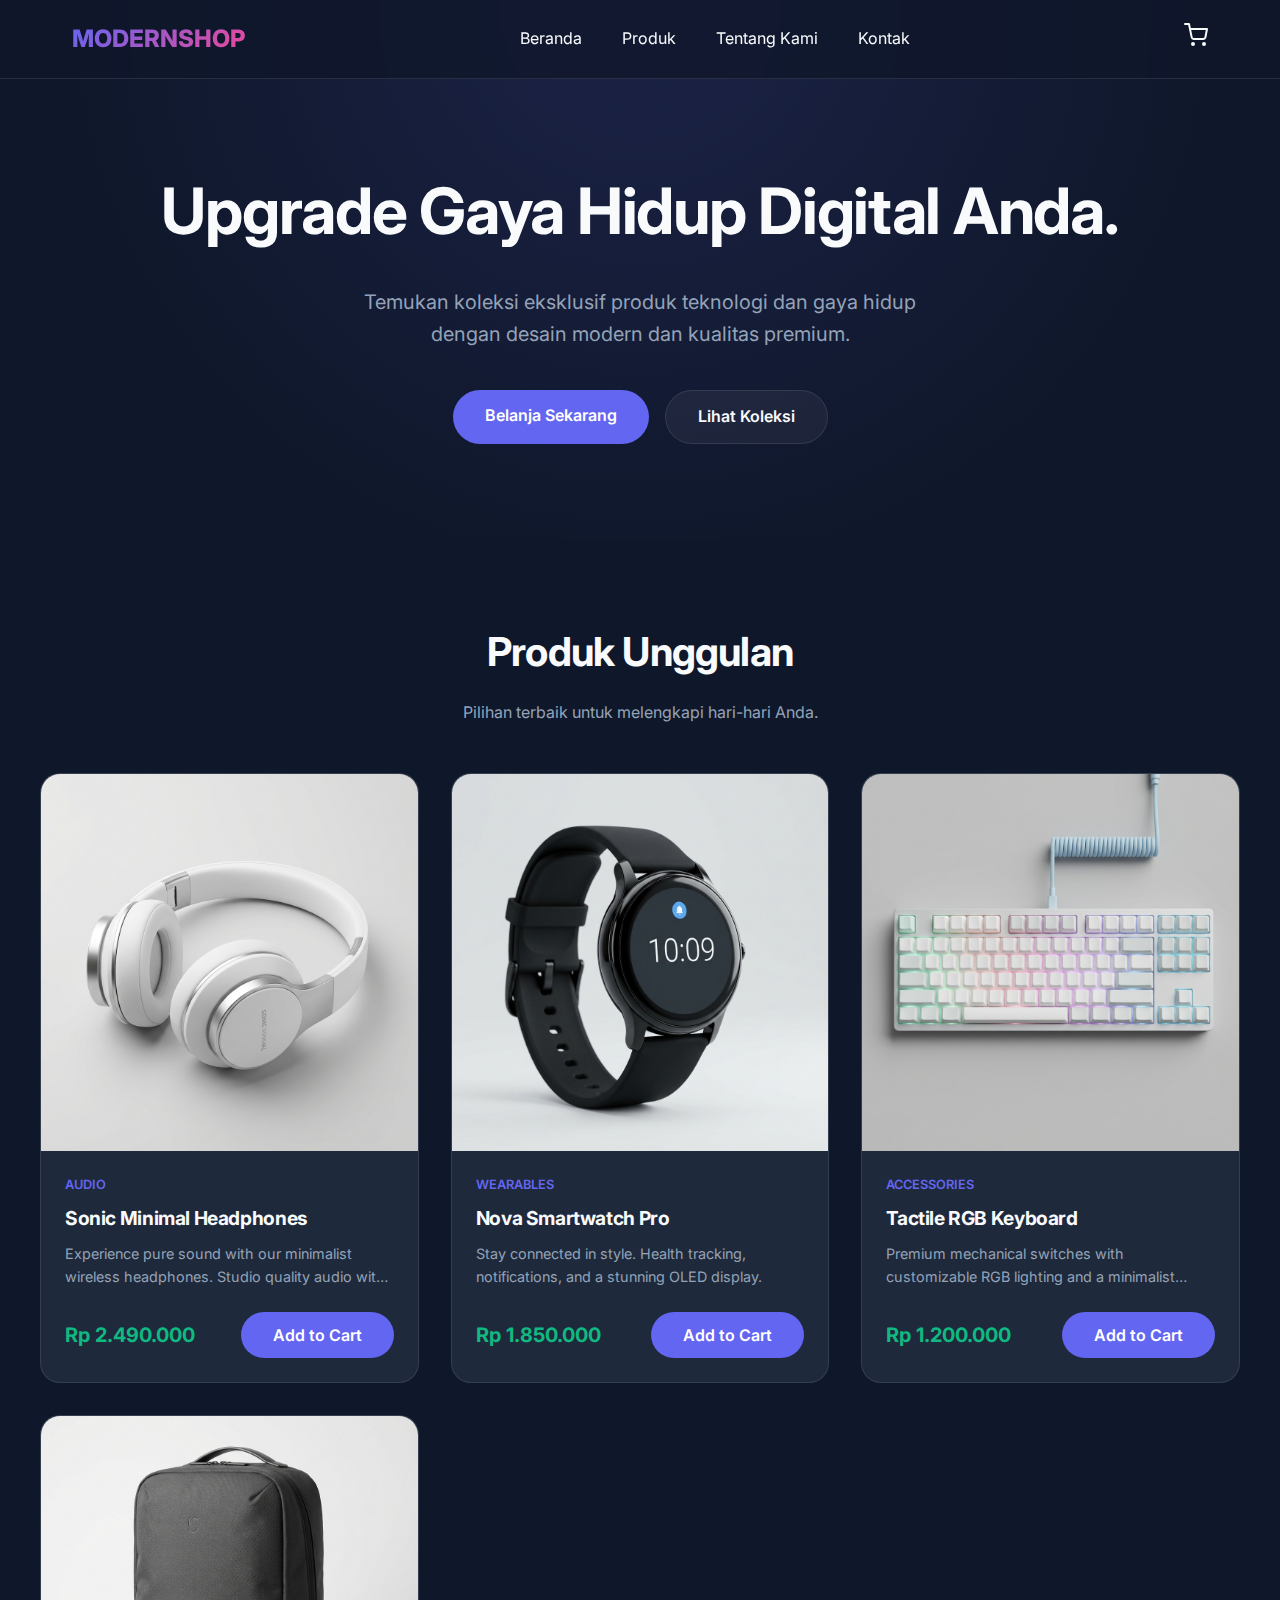
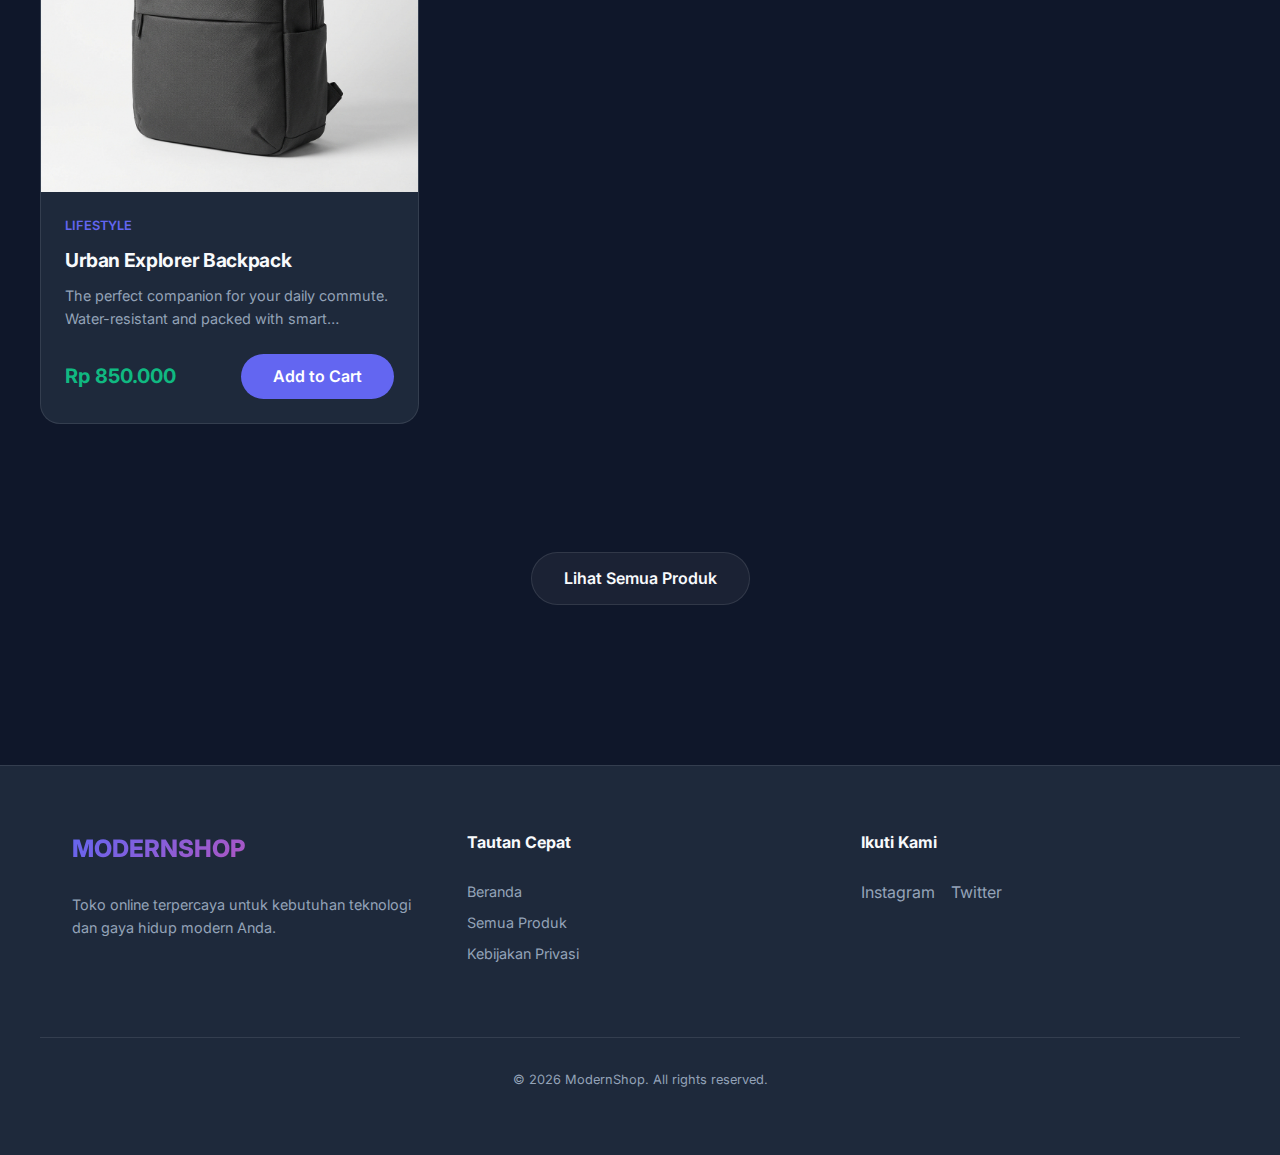
<file: index.html>
<!DOCTYPE html>
<html lang="id">
  <head>
    <meta charset="UTF-8" />
    <meta name="viewport" content="width=device-width, initial-scale=1.0" />
    <title>ModernShop | Premium Tech & Lifestyle</title>
    <link rel="stylesheet" href="css/style.css" />
  </head>
  <body>
    <nav>
      <div class="container">
        <a href="index.html" class="logo">MODERNSHOP</a>
        <div class="nav-links">
          <a href="index.html">Beranda</a>
          <a href="products.html">Produk</a>
          <a href="about.html">Tentang Kami</a>
          <a href="contact.html">Kontak</a>
        </div>
        <div class="cart-icon">
          <a href="cart.html">
            <svg
              width="24"
              height="24"
              viewBox="0 0 24 24"
              fill="none"
              stroke="currentColor"
              stroke-width="2"
              stroke-linecap="round"
              stroke-linejoin="round"
            >
              <circle cx="9" cy="21" r="1"></circle>
              <circle cx="20" cy="21" r="1"></circle>
              <path
                d="M1 1h4l2.68 13.39a2 2 0 0 0 2 1.61h9.72a2 2 0 0 0 2-1.61L23 6H6"
              ></path>
            </svg>
            <span class="cart-badge">0</span>
          </a>
        </div>
      </div>
    </nav>

    <header class="hero">
      <div class="container">
        <h1>Upgrade Gaya Hidup Digital Anda.</h1>
        <p>
          Temukan koleksi eksklusif produk teknologi dan gaya hidup dengan
          desain modern dan kualitas premium.
        </p>
        <div style="display: flex; gap: 1rem; justify-content: center">
          <a href="products.html" class="btn btn-primary">Belanja Sekarang</a>
          <a href="#featured" class="btn btn-outline">Lihat Koleksi</a>
        </div>
      </div>
    </header>

    <section id="featured" class="container" style="padding: 5rem 0">
      <div class="section-title">
        <h2 style="font-size: 2.5rem; margin-bottom: 1rem">Produk Unggulan</h2>
        <p style="color: var(--text-muted)">
          Pilihan terbaik untuk melengkapi hari-hari Anda.
        </p>
      </div>
      <div class="product-grid" data-featured="true">
        <!-- Products will be injected by main.js -->
      </div>
      <div style="text-align: center; margin-top: 3rem">
        <a href="products.html" class="btn btn-outline">Lihat Semua Produk</a>
      </div>
    </section>

    <footer
      style="
        background: var(--bg-card);
        padding: 4rem 0;
        margin-top: 5rem;
        border-top: 1px solid var(--glass-border);
      "
    >
      <div
        class="container"
        style="
          display: grid;
          grid-template-columns: repeat(auto-fit, minmax(200px, 1fr));
          gap: 3rem;
        "
      >
        <div>
          <a href="#" class="logo" style="margin-bottom: 1.5rem; display: block"
            >MODERNSHOP</a
          >
          <p style="color: var(--text-muted); font-size: 0.9rem">
            Toko online terpercaya untuk kebutuhan teknologi dan gaya hidup
            modern Anda.
          </p>
        </div>
        <div>
          <h4 style="margin-bottom: 1.5rem">Tautan Cepat</h4>
          <ul
            style="
              list-style: none;
              color: var(--text-muted);
              font-size: 0.9rem;
            "
          >
            <li style="margin-bottom: 0.5rem">
              <a href="index.html">Beranda</a>
            </li>
            <li style="margin-bottom: 0.5rem">
              <a href="products.html">Semua Produk</a>
            </li>
            <li style="margin-bottom: 0.5rem">
              <a href="#">Kebijakan Privasi</a>
            </li>
          </ul>
        </div>
        <div>
          <h4 style="margin-bottom: 1.5rem">Ikuti Kami</h4>
          <div style="display: flex; gap: 1rem">
            <a href="#" style="color: var(--text-muted)">Instagram</a>
            <a href="#" style="color: var(--text-muted)">Twitter</a>
          </div>
        </div>
      </div>
      <div
        class="container"
        style="
          margin-top: 4rem;
          padding-top: 2rem;
          border-top: 1px solid var(--glass-border);
          text-align: center;
          color: var(--text-muted);
          font-size: 0.8rem;
        "
      >
        © 2026 ModernShop. All rights reserved.
      </div>
    </footer>

    <script src="js/products.js"></script>
    <script src="js/main.js"></script>
  </body>
</html>
</file>
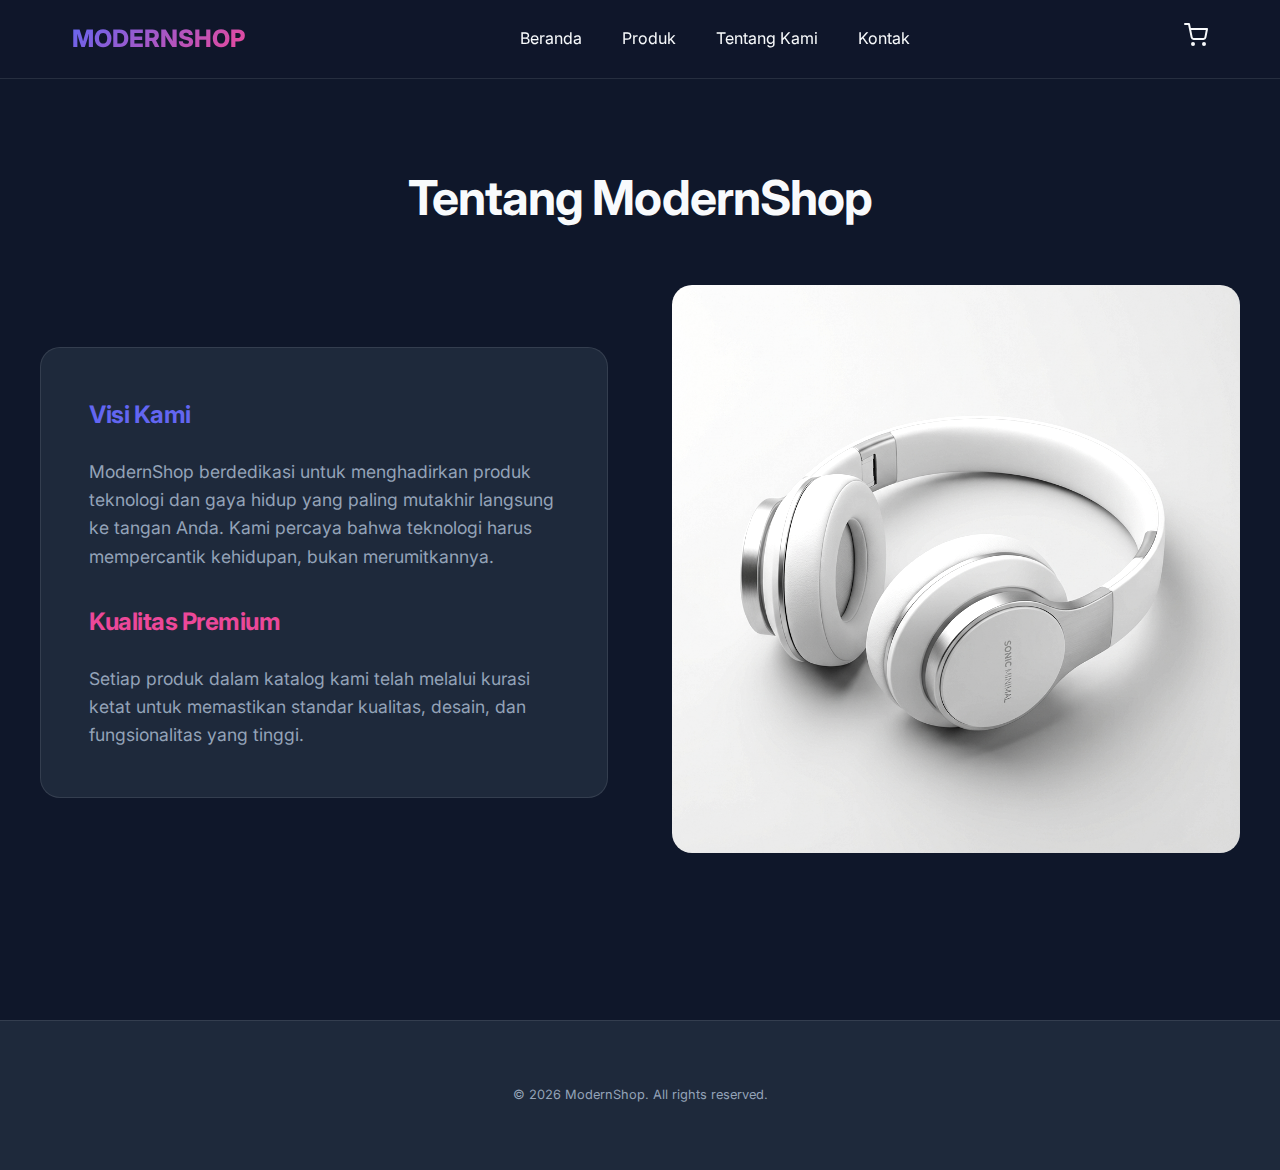
<file: about.html>
<!DOCTYPE html>
<html lang="id">
<head>
    <meta charset="UTF-8">
    <meta name="viewport" content="width=device-width, initial-scale=1.0">
    <title>Tentang Kami | ModernShop</title>
    <link rel="stylesheet" href="css/style.css">
</head>
<body>
    <nav>
        <div class="container">
            <a href="index.html" class="logo">MODERNSHOP</a>
            <div class="nav-links">
                <a href="index.html">Beranda</a>
                <a href="products.html">Produk</a>
                <a href="about.html">Tentang Kami</a>
                <a href="contact.html">Kontak</a>
            </div>
            <div class="cart-icon">
                <a href="cart.html">
                    <svg width="24" height="24" viewBox="0 0 24 24" fill="none" stroke="currentColor" stroke-width="2" stroke-linecap="round" stroke-linejoin="round"><circle cx="9" cy="21" r="1"></circle><circle cx="20" cy="21" r="1"></circle><path d="M1 1h4l2.68 13.39a2 2 0 0 0 2 1.61h9.72a2 2 0 0 0 2-1.61L23 6H6"></path></svg>
                    <span class="cart-badge">0</span>
                </a>
            </div>
        </div>
    </nav>

    <main class="container" style="padding: 10rem 0 5rem;">
        <div class="section-title">
            <h1 style="font-size: 3rem; margin-bottom: 2rem;">Tentang ModernShop</h1>
        </div>
        
        <div style="display: grid; grid-template-columns: 1fr 1fr; gap: 4rem; align-items: center;">
            <div style="background: var(--bg-card); padding: 3rem; border-radius: 20px; border: 1px solid var(--glass-border);">
                <h2 style="color: var(--primary); margin-bottom: 1.5rem;">Visi Kami</h2>
                <p style="color: var(--text-muted); margin-bottom: 2rem; font-size: 1.1rem;">
                    ModernShop berdedikasi untuk menghadirkan produk teknologi dan gaya hidup yang paling mutakhir langsung ke tangan Anda. Kami percaya bahwa teknologi harus mempercantik kehidupan, bukan merumitkannya.
                </p>
                <h2 style="color: var(--secondary); margin-bottom: 1.5rem;">Kualitas Premium</h2>
                <p style="color: var(--text-muted); font-size: 1.1rem;">
                    Setiap produk dalam katalog kami telah melalui kurasi ketat untuk memastikan standar kualitas, desain, dan fungsionalitas yang tinggi.
                </p>
            </div>
            <div>
                <img src="assets/images/headphones.png" alt="Tentang Kami" style="width: 100%; border-radius: 20px; filter: grayscale(0.5) contrast(1.2);">
            </div>
        </div>
    </main>

    <footer style="background: var(--bg-card); padding: 4rem 0; margin-top: 5rem; border-top: 1px solid var(--glass-border);">
        <div class="container" style="text-align: center; color: var(--text-muted); font-size: 0.8rem;">
            © 2026 ModernShop. All rights reserved.
        </div>
    </footer>

    <script src="js/products.js"></script>
    <script src="js/main.js"></script>
</body>
</html>
</file>
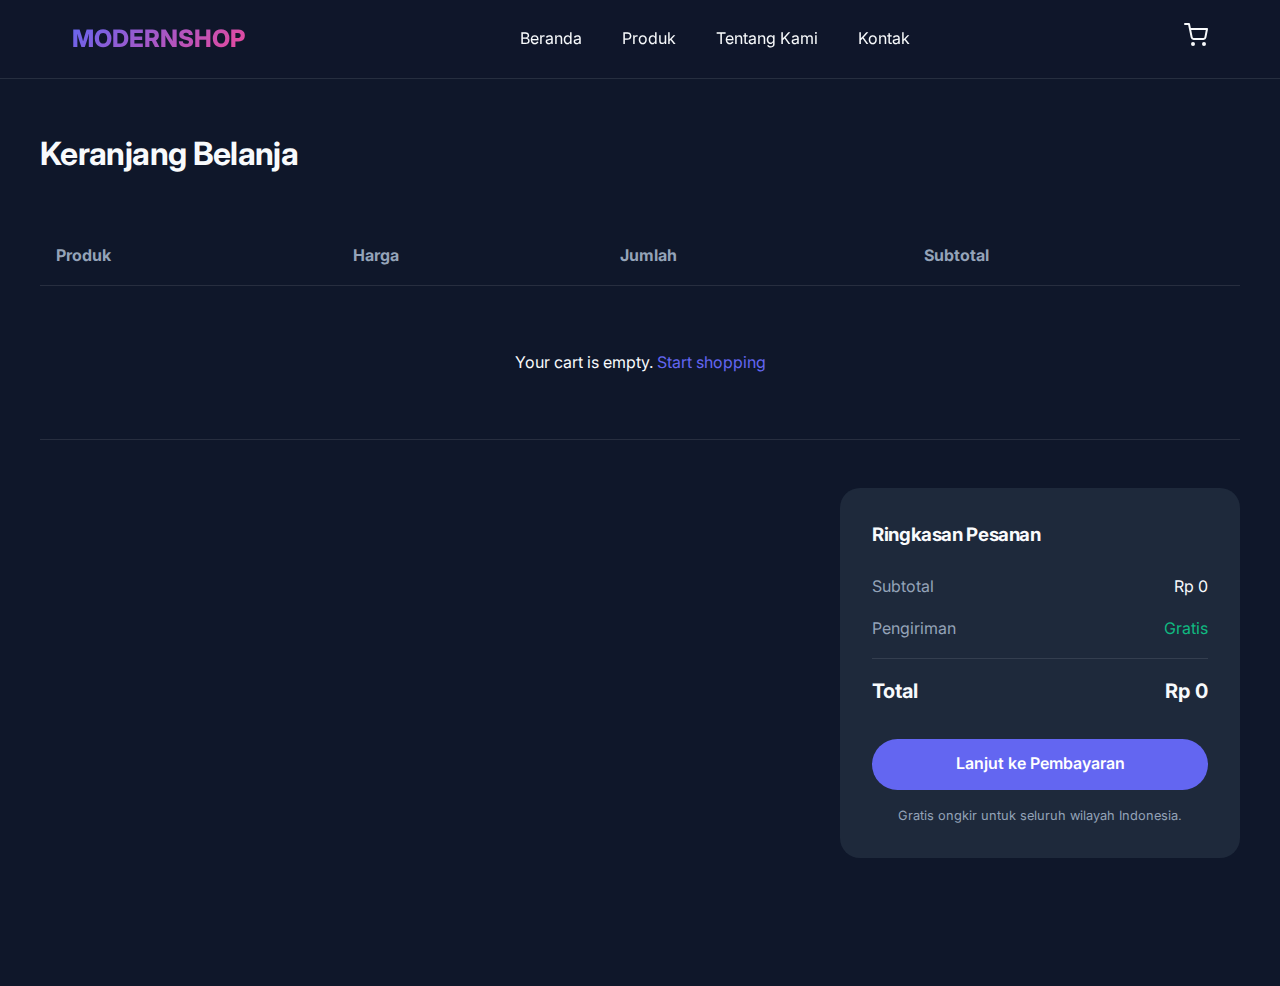
<file: cart.html>
<!DOCTYPE html>
<html lang="id">
<head>
    <meta charset="UTF-8">
    <meta name="viewport" content="width=device-width, initial-scale=1.0">
    <title>Keranjang Belanja | ModernShop</title>
    <link rel="stylesheet" href="css/style.css">
</head>
<body>
    <nav>
        <div class="container">
            <a href="index.html" class="logo">MODERNSHOP</a>
            <div class="nav-links">
                <a href="index.html">Beranda</a>
                <a href="products.html">Produk</a>
                <a href="about.html">Tentang Kami</a>
                <a href="contact.html">Kontak</a>
            </div>
            <div class="cart-icon">
                <a href="cart.html">
                    <svg width="24" height="24" viewBox="0 0 24 24" fill="none" stroke="currentColor" stroke-width="2" stroke-linecap="round" stroke-linejoin="round"><circle cx="9" cy="21" r="1"></circle><circle cx="20" cy="21" r="1"></circle><path d="M1 1h4l2.68 13.39a2 2 0 0 0 2 1.61h9.72a2 2 0 0 0 2-1.61L23 6H6"></path></svg>
                    <span class="cart-badge">0</span>
                </a>
            </div>
        </div>
    </nav>

    <main class="container cart-container">
        <h1 style="margin-bottom: 3rem;">Keranjang Belanja</h1>
        
        <div style="overflow-x: auto;">
            <table class="cart-table">
                <thead>
                    <tr>
                        <th>Produk</th>
                        <th>Harga</th>
                        <th>Jumlah</th>
                        <th>Subtotal</th>
                    </tr>
                </thead>
                <tbody class="cart-items-body">
                    <!-- Cart items will be injected by main.js -->
                </tbody>
            </table>
        </div>

        <div class="cart-summary">
            <h3 style="margin-bottom: 1.5rem;">Ringkasan Pesanan</h3>
            <div style="display: flex; justify-content: space-between; margin-bottom: 1rem;">
                <span style="color: var(--text-muted);">Subtotal</span>
                <span id="cart-subtotal">Rp 0</span>
            </div>
            <div style="display: flex; justify-content: space-between; margin-bottom: 1rem;">
                <span style="color: var(--text-muted);">Pengiriman</span>
                <span style="color: var(--success);">Gratis</span>
            </div>
            <div style="display: flex; justify-content: space-between; margin-bottom: 2rem; padding-top: 1rem; border-top: 1px solid var(--glass-border); font-size: 1.25rem; font-weight: 700;">
                <span>Total</span>
                <span id="cart-total">Rp 0</span>
            </div>
            <a href="checkout.html" class="btn btn-primary" style="width: 100%; text-align: center;">Lanjut ke Pembayaran</a>
            <p style="text-align: center; margin-top: 1rem; font-size: 0.8rem; color: var(--text-muted);">Gratis ongkir untuk seluruh wilayah Indonesia.</p>
        </div>
    </main>

    <script src="js/products.js"></script>
    <script src="js/main.js"></script>
</body>
</html>
</file>
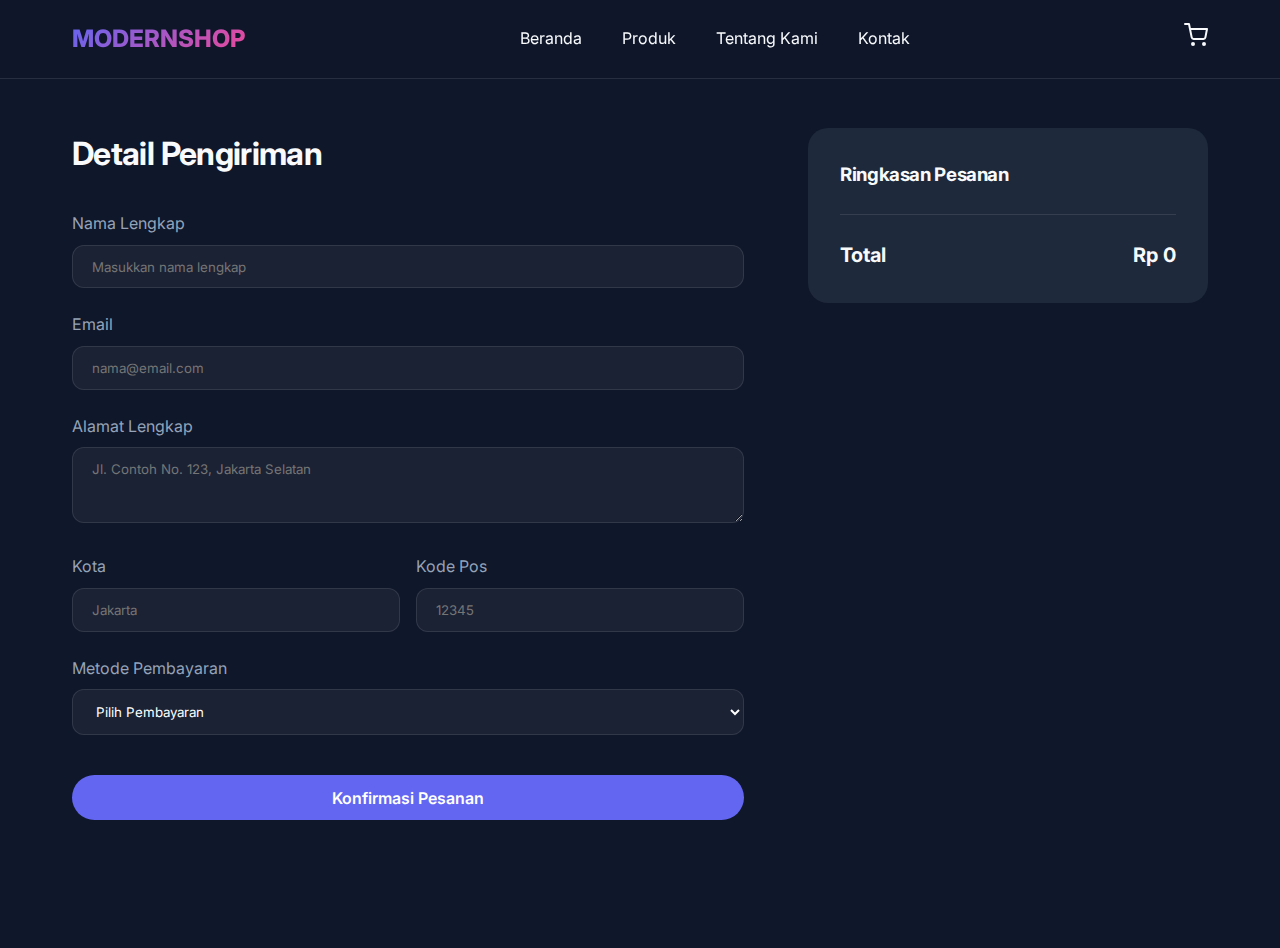
<file: checkout.html>
<!DOCTYPE html>
<html lang="id">
<head>
    <meta charset="UTF-8">
    <meta name="viewport" content="width=device-width, initial-scale=1.0">
    <title>Checkout | ModernShop</title>
    <link rel="stylesheet" href="css/style.css">
</head>
<body>
    <nav>
        <div class="container">
            <a href="index.html" class="logo">MODERNSHOP</a>
            <div class="nav-links">
                <a href="index.html">Beranda</a>
                <a href="products.html">Produk</a>
                <a href="about.html">Tentang Kami</a>
                <a href="contact.html">Kontak</a>
            </div>
            <div class="cart-icon">
                <a href="cart.html">
                    <svg width="24" height="24" viewBox="0 0 24 24" fill="none" stroke="currentColor" stroke-width="2" stroke-linecap="round" stroke-linejoin="round"><circle cx="9" cy="21" r="1"></circle><circle cx="20" cy="21" r="1"></circle><path d="M1 1h4l2.68 13.39a2 2 0 0 0 2 1.61h9.72a2 2 0 0 0 2-1.61L23 6H6"></path></svg>
                    <span class="cart-badge">0</span>
                </a>
            </div>
        </div>
    </nav>

    <main class="container">
        <div class="checkout-grid">
            <section>
                <h1 style="margin-bottom: 2rem;">Detail Pengiriman</h1>
                <form id="checkout-form">
                    <div class="form-group">
                        <label for="name">Nama Lengkap</label>
                        <input type="text" id="name" required placeholder="Masukkan nama lengkap">
                    </div>
                    <div class="form-group">
                        <label for="email">Email</label>
                        <input type="email" id="email" required placeholder="nama@email.com">
                    </div>
                    <div class="form-group">
                        <label for="address">Alamat Lengkap</label>
                        <textarea id="address" rows="3" required placeholder="Jl. Contoh No. 123, Jakarta Selatan"></textarea>
                    </div>
                    <div style="display: grid; grid-template-columns: 1fr 1fr; gap: 1rem;">
                        <div class="form-group">
                            <label for="city">Kota</label>
                            <input type="text" id="city" required placeholder="Jakarta">
                        </div>
                        <div class="form-group">
                            <label for="zip">Kode Pos</label>
                            <input type="text" id="zip" required placeholder="12345">
                        </div>
                    </div>
                    <div class="form-group">
                        <label for="payment">Metode Pembayaran</label>
                        <select id="payment" required>
                            <option value="">Pilih Pembayaran</option>
                            <option value="transfer">Transfer Bank (BCA/Mandiri)</option>
                            <option value="e-wallet">E-Wallet (GoPay/OVO)</option>
                            <option value="cod">Bayar di Tempat (COD)</option>
                        </select>
                    </div>
                    <button type="submit" class="btn btn-primary" style="width: 100%; margin-top: 1rem;">Konfirmasi Pesanan</button>
                </form>
            </section>

            <aside>
                <div class="cart-summary" style="max-width: none;">
                    <h3 style="margin-bottom: 1.5rem;">Ringkasan Pesanan</h3>
                    <div class="checkout-summary-items">
                        <!-- Summary items injected by main.js -->
                    </div>
                    <div style="margin-top: 1.5rem; padding-top: 1.5rem; border-top: 1px solid var(--glass-border);">
                        <div style="display: flex; justify-content: space-between; font-weight: 700; font-size: 1.25rem;">
                            <span>Total</span>
                            <span id="checkout-total">Rp 0</span>
                        </div>
                    </div>
                </div>
            </aside>
        </div>
    </main>

    <script src="js/products.js"></script>
    <script src="js/main.js"></script>
</body>
</html>
</file>
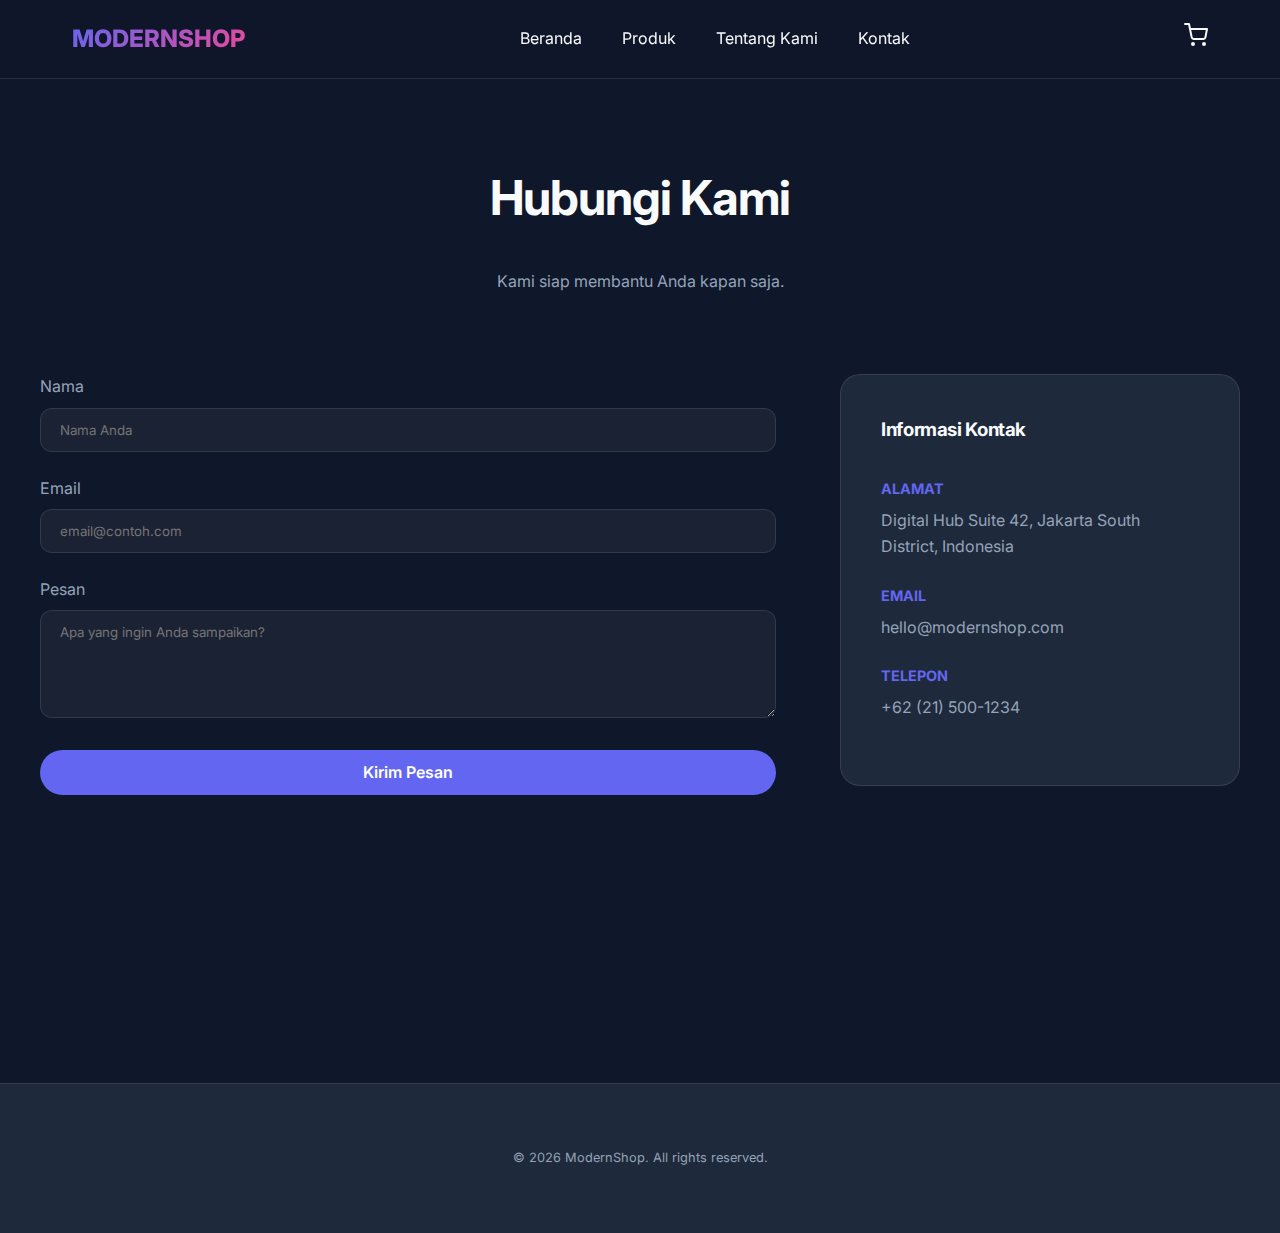
<file: contact.html>
<!DOCTYPE html>
<html lang="id">
<head>
    <meta charset="UTF-8">
    <meta name="viewport" content="width=device-width, initial-scale=1.0">
    <title>Kontak Kami | ModernShop</title>
    <link rel="stylesheet" href="css/style.css">
</head>
<body>
    <nav>
        <div class="container">
            <a href="index.html" class="logo">MODERNSHOP</a>
            <div class="nav-links">
                <a href="index.html">Beranda</a>
                <a href="products.html">Produk</a>
                <a href="about.html">Tentang Kami</a>
                <a href="contact.html">Kontak</a>
            </div>
            <div class="cart-icon">
                <a href="cart.html">
                    <svg width="24" height="24" viewBox="0 0 24 24" fill="none" stroke="currentColor" stroke-width="2" stroke-linecap="round" stroke-linejoin="round"><circle cx="9" cy="21" r="1"></circle><circle cx="20" cy="21" r="1"></circle><path d="M1 1h4l2.68 13.39a2 2 0 0 0 2 1.61h9.72a2 2 0 0 0 2-1.61L23 6H6"></path></svg>
                    <span class="cart-badge">0</span>
                </a>
            </div>
        </div>
    </nav>

    <main class="container" style="padding: 10rem 0 5rem;">
        <div class="section-title">
            <h1 style="font-size: 3rem; margin-bottom: 2rem;">Hubungi Kami</h1>
            <p style="color: var(--text-muted);">Kami siap membantu Anda kapan saja.</p>
        </div>
        
        <div class="checkout-grid" style="padding-top: 2rem;">
            <section>
                <form id="contact-form">
                    <div class="form-group">
                        <label for="name">Nama</label>
                        <input type="text" id="name" required placeholder="Nama Anda">
                    </div>
                    <div class="form-group">
                        <label for="email">Email</label>
                        <input type="email" id="email" required placeholder="email@contoh.com">
                    </div>
                    <div class="form-group">
                        <label for="message">Pesan</label>
                        <textarea id="message" rows="5" required placeholder="Apa yang ingin Anda sampaikan?"></textarea>
                    </div>
                    <button type="submit" class="btn btn-primary" style="width: 100%;">Kirim Pesan</button>
                </form>
            </section>

            <aside>
                <div style="background: var(--bg-card); padding: 2.5rem; border-radius: 20px; border: 1px solid var(--glass-border);">
                    <h3 style="margin-bottom: 2rem;">Informasi Kontak</h3>
                    
                    <div style="margin-bottom: 1.5rem;">
                        <h4 style="color: var(--primary); font-size: 0.9rem; text-transform: uppercase; margin-bottom: 0.5rem;">Alamat</h4>
                        <p style="color: var(--text-muted);">Digital Hub Suite 42, Jakarta South District, Indonesia</p>
                    </div>

                    <div style="margin-bottom: 1.5rem;">
                        <h4 style="color: var(--primary); font-size: 0.9rem; text-transform: uppercase; margin-bottom: 0.5rem;">Email</h4>
                        <p style="color: var(--text-muted);">hello@modernshop.com</p>
                    </div>

                    <div style="margin-bottom: 1.5rem;">
                        <h4 style="color: var(--primary); font-size: 0.9rem; text-transform: uppercase; margin-bottom: 0.5rem;">Telepon</h4>
                        <p style="color: var(--text-muted);">+62 (21) 500-1234</p>
                    </div>
                </div>
            </aside>
        </div>
    </main>

    <footer style="background: var(--bg-card); padding: 4rem 0; margin-top: 5rem; border-top: 1px solid var(--glass-border);">
        <div class="container" style="text-align: center; color: var(--text-muted); font-size: 0.8rem;">
            © 2026 ModernShop. All rights reserved.
        </div>
    </footer>

    <script src="js/products.js"></script>
    <script src="js/main.js"></script>
    <script>
        document.getElementById('contact-form').addEventListener('submit', (e) => {
            e.preventDefault();
            alert('Terima kasih! Pesan Anda telah terkirim. Kami akan segera menghubungi Anda.');
            e.target.reset();
        });
    </script>
</body>
</html>
</file>
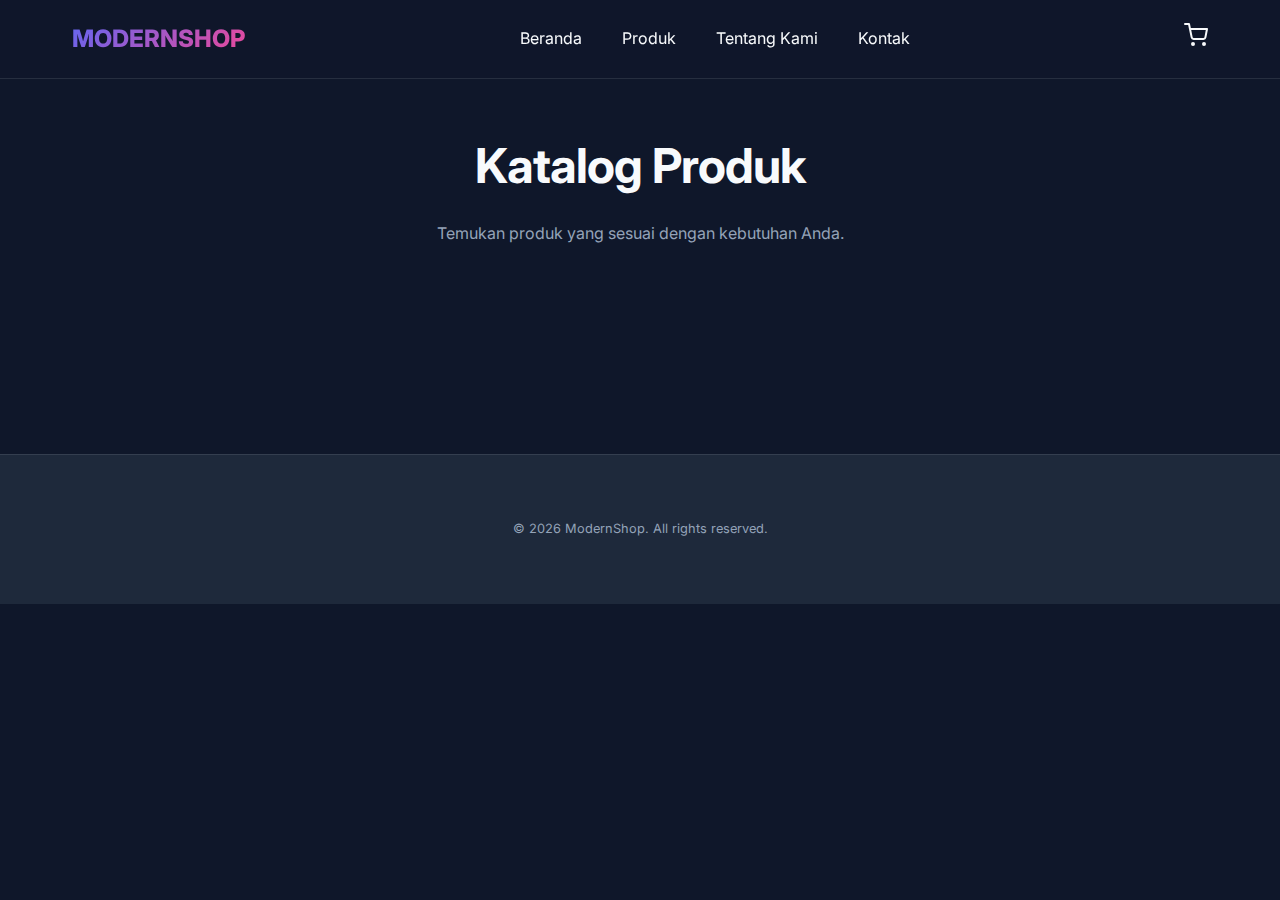
<file: products.html>
<!DOCTYPE html>
<html lang="id">
<head>
    <meta charset="UTF-8">
    <meta name="viewport" content="width=device-width, initial-scale=1.0">
    <title>Semua Produk | ModernShop</title>
    <link rel="stylesheet" href="css/style.css">
</head>
<body>
    <nav>
        <div class="container">
            <a href="index.html" class="logo">MODERNSHOP</a>
            <div class="nav-links">
                <a href="index.html">Beranda</a>
                <a href="products.html">Produk</a>
                <a href="#">Tentang Kami</a>
                <a href="#">Kontak</a>
            </div>
            <div class="cart-icon">
                <a href="cart.html">
                    <svg width="24" height="24" viewBox="0 0 24 24" fill="none" stroke="currentColor" stroke-width="2" stroke-linecap="round" stroke-linejoin="round"><circle cx="9" cy="21" r="1"></circle><circle cx="20" cy="21" r="1"></circle><path d="M1 1h4l2.68 13.39a2 2 0 0 0 2 1.61h9.72a2 2 0 0 0 2-1.61L23 6H6"></path></svg>
                    <span class="cart-badge">0</span>
                </a>
            </div>
        </div>
    </nav>

    <main class="container" style="padding-top: 8rem;">
        <div class="section-title">
            <h1 style="font-size: 3rem; margin-bottom: 1rem;">Katalog Produk</h1>
            <p style="color: var(--text-muted);">Temukan produk yang sesuai dengan kebutuhan Anda.</p>
        </div>

        <div class="product-grid" data-featured="false">
            <!-- Products will be injected by main.js -->
        </div>
    </main>

    <footer style="background: var(--bg-card); padding: 4rem 0; margin-top: 5rem; border-top: 1px solid var(--glass-border);">
        <div class="container" style="text-align: center; color: var(--text-muted); font-size: 0.8rem;">
            © 2026 ModernShop. All rights reserved.
        </div>
    </footer>

    <script type="module" src="js/main.js"></script>
</body>
</html>
</file>
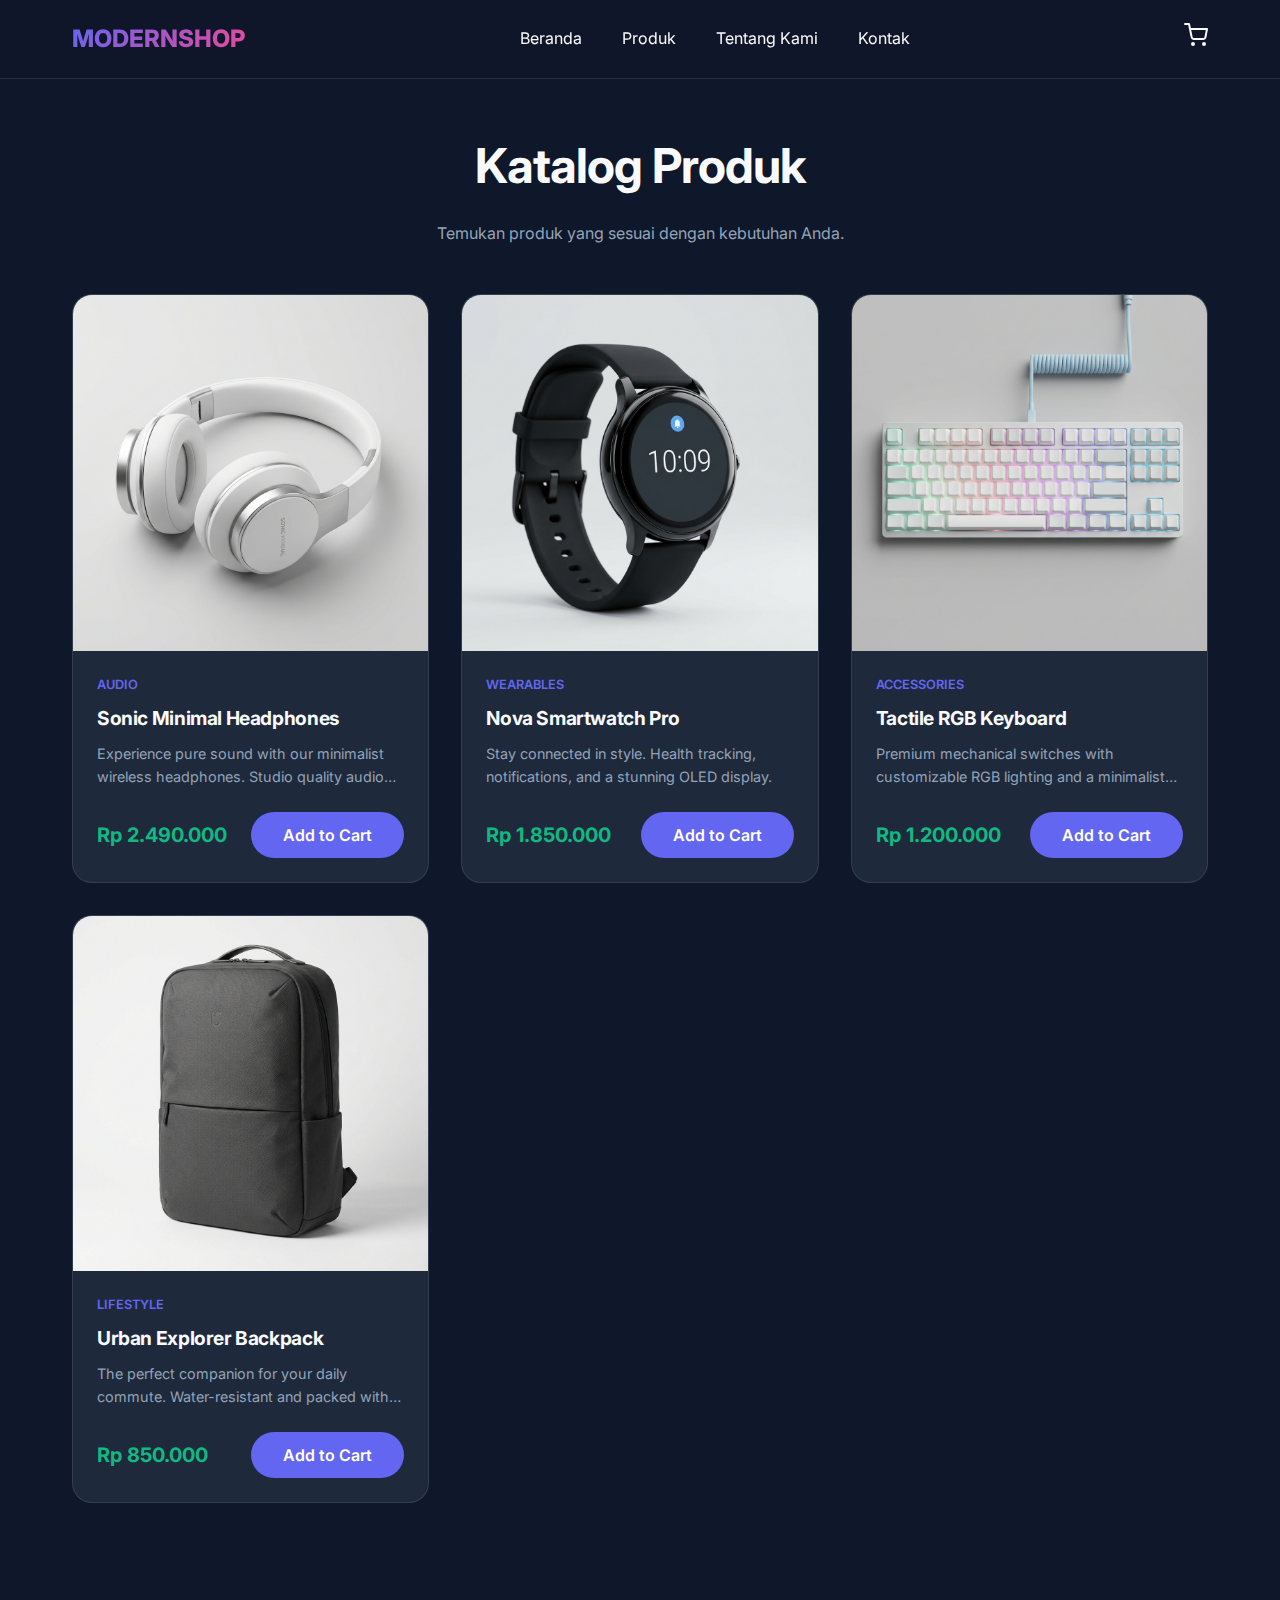
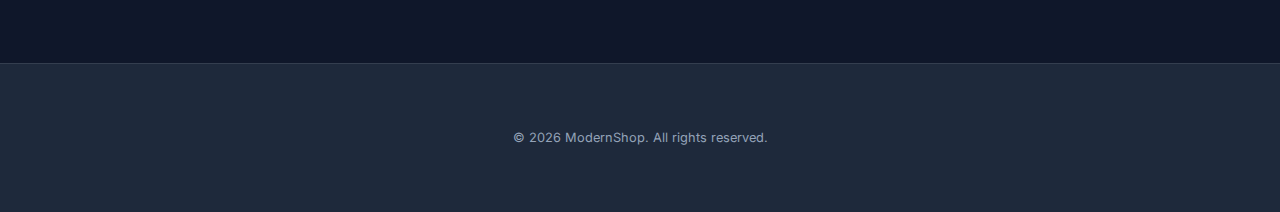
<file: ModernShop/products.html>
<!DOCTYPE html>
<html lang="id">
<head>
    <meta charset="UTF-8">
    <meta name="viewport" content="width=device-width, initial-scale=1.0">
    <title>Semua Produk | ModernShop</title>
    <link rel="stylesheet" href="css/style.css">
</head>
<body>
    <nav>
        <div class="container">
            <a href="index.html" class="logo">MODERNSHOP</a>
            <div class="nav-links">
                <a href="index.html">Beranda</a>
                <a href="products.html">Produk</a>
                <a href="about.html">Tentang Kami</a>
                <a href="contact.html">Kontak</a>
            </div>
            <div class="cart-icon">
                <a href="cart.html">
                    <svg width="24" height="24" viewBox="0 0 24 24" fill="none" stroke="currentColor" stroke-width="2" stroke-linecap="round" stroke-linejoin="round"><circle cx="9" cy="21" r="1"></circle><circle cx="20" cy="21" r="1"></circle><path d="M1 1h4l2.68 13.39a2 2 0 0 0 2 1.61h9.72a2 2 0 0 0 2-1.61L23 6H6"></path></svg>
                    <span class="cart-badge">0</span>
                </a>
            </div>
        </div>
    </nav>

    <main class="container" style="padding-top: 8rem;">
        <div class="section-title">
            <h1 style="font-size: 3rem; margin-bottom: 1rem;">Katalog Produk</h1>
            <p style="color: var(--text-muted);">Temukan produk yang sesuai dengan kebutuhan Anda.</p>
        </div>

        <div class="product-grid" data-featured="false">
            <!-- Products will be injected by main.js -->
        </div>
    </main>

    <footer style="background: var(--bg-card); padding: 4rem 0; margin-top: 5rem; border-top: 1px solid var(--glass-border);">
        <div class="container" style="text-align: center; color: var(--text-muted); font-size: 0.8rem;">
            © 2026 ModernShop. All rights reserved.
        </div>
    </footer>

    <script src="js/products.js"></script>
    <script src="js/main.js"></script>
</body>
</html>
</file>
<file: css/style.css>
@import url("https://fonts.googleapis.com/css2?family=Inter:wght@300;400;500;600;700&display=swap");

:root {
  --primary: #6366f1;
  --primary-hover: #4f46e5;
  --secondary: #ec4899;
  --success: #10b981;
  --bg-dark: #0f172a;
  --bg-card: #1e293b;
  --text-main: #f8fafc;
  --text-muted: #94a3b8;
  --glass: rgba(255, 255, 255, 0.05);
  --glass-border: rgba(255, 255, 255, 0.1);
  --transition: all 0.3s cubic-bezier(0.4, 0, 0.2, 1);
}

* {
  margin: 0;
  padding: 0;
  box-sizing: border-box;
  font-family: "Inter", sans-serif;
}

body {
  background-color: var(--bg-dark);
  color: var(--text-main);
  line-height: 1.6;
  overflow-x: hidden;
}

/* Scrollbar */
::-webkit-scrollbar {
  width: 8px;
}
::-webkit-scrollbar-track {
  background: var(--bg-dark);
}
::-webkit-scrollbar-thumb {
  background: var(--glass-border);
  border-radius: 10px;
}
::-webkit-scrollbar-thumb:hover {
  background: var(--text-muted);
}

/* Typography */
h1,
h2,
h3 {
  font-weight: 700;
  letter-spacing: -0.02em;
}

a {
  text-decoration: none;
  color: inherit;
  transition: var(--transition);
}

/* Layout */
.container {
  max-width: 1200px;
  margin: 0 auto;
  padding: 0 2rem;
}

/* Navbar */
nav {
  position: fixed;
  top: 0;
  width: 100%;
  z-index: 1000;
  background: rgba(15, 23, 42, 0.8);
  backdrop-filter: blur(12px);
  border-bottom: 1px solid var(--glass-border);
  padding: 1.25rem 0;
}

nav .container {
  display: flex;
  justify-content: space-between;
  align-items: center;
}

.logo {
  font-size: 1.5rem;
  font-weight: 800;
  background: linear-gradient(135deg, var(--primary), var(--secondary));
  -webkit-background-clip: text;
  background-clip: text;
  -webkit-text-fill-color: transparent;
}

.nav-links {
  display: flex;
  gap: 2.5rem;
}

.nav-links a:hover {
  color: var(--primary);
}

.cart-icon {
  position: relative;
  cursor: pointer;
}

.cart-badge {
  position: absolute;
  top: -8px;
  right: -10px;
  background: var(--secondary);
  color: white;
  font-size: 0.7rem;
  padding: 2px 6px;
  border-radius: 50%;
  font-weight: 700;
}

/* Hero Section */
.hero {
  padding: 10rem 0 6rem;
  text-align: center;
  background: radial-gradient(
    circle at top center,
    rgba(99, 102, 241, 0.15) 0%,
    transparent 70%
  );
}

.hero h1 {
  font-size: 4rem;
  margin-bottom: 1.5rem;
  animation: fadeInUp 0.8s ease;
}

.hero p {
  color: var(--text-muted);
  font-size: 1.25rem;
  max-width: 600px;
  margin: 0 auto 2.5rem;
  animation: fadeInUp 1s ease;
}

.btn {
  display: inline-block;
  padding: 0.8rem 2rem;
  border-radius: 50px;
  font-weight: 600;
  cursor: pointer;
  transition: var(--transition);
  border: none;
  font-size: 1rem;
}

.btn-primary {
  background: var(--primary);
  color: white;
}

.btn-primary:hover {
  background: var(--primary-hover);
  transform: translateY(-2px);
  box-shadow: 0 10px 20px rgba(99, 102, 241, 0.3);
}

.btn-outline {
  border: 1px solid var(--glass-border);
  background: var(--glass);
  color: var(--text-main);
}

.btn-outline:hover {
  background: var(--glass-border);
}

/* Product Grid */
.section-title {
  margin-bottom: 3rem;
  text-align: center;
}

.product-grid {
  display: grid;
  grid-template-columns: repeat(auto-fill, minmax(280px, 1fr));
  gap: 2rem;
  padding-bottom: 5rem;
}

.product-card {
  background: var(--bg-card);
  border-radius: 20px;
  overflow: hidden;
  border: 1px solid var(--glass-border);
  transition: var(--transition);
}

.product-card:hover {
  transform: translateY(-10px);
  border-color: var(--primary);
  box-shadow: 0 20px 40px rgba(0, 0, 0, 0.4);
}

.product-image {
  width: 100%;
  aspect-ratio: 1/1;
  overflow: hidden;
  background: #273549;
}

.product-image img {
  width: 100%;
  height: 100%;
  object-fit: cover;
  transition: var(--transition);
}

.product-card:hover .product-image img {
  transform: scale(1.1);
}

.product-info {
  padding: 1.5rem;
}

.product-cat {
  color: var(--primary);
  font-size: 0.8rem;
  font-weight: 600;
  text-transform: uppercase;
  margin-bottom: 0.5rem;
}

.product-name {
  font-size: 1.2rem;
  margin-bottom: 0.5rem;
}

.product-desc {
  color: var(--text-muted);
  font-size: 0.9rem;
  margin-bottom: 1.5rem;
  display: -webkit-box;
  -webkit-line-clamp: 2;
  line-clamp: 2;
  -webkit-box-orient: vertical;
  overflow: hidden;
}

.product-footer {
  display: flex;
  justify-content: space-between;
  align-items: center;
}

.product-price {
  font-weight: 700;
  font-size: 1.25rem;
  color: var(--success);
}

/* Cart Page */
.cart-container {
  padding: 8rem 0;
}

.cart-table {
  width: 100%;
  border-collapse: collapse;
  margin-bottom: 3rem;
}

.cart-table th {
  text-align: left;
  padding: 1rem;
  border-bottom: 1px solid var(--glass-border);
  color: var(--text-muted);
}

.cart-table td {
  padding: 1.5rem 1rem;
  border-bottom: 1px solid var(--glass-border);
}

.cart-item-info {
  display: flex;
  align-items: center;
  gap: 1.5rem;
}

.cart-item-img {
  width: 80px;
  height: 80px;
  border-radius: 12px;
  background: var(--glass);
}

.quantity-controls {
  display: flex;
  align-items: center;
  gap: 1rem;
}

.qty-btn {
  width: 32px;
  height: 32px;
  border-radius: 50%;
  border: 1px solid var(--glass-border);
  background: transparent;
  color: white;
  cursor: pointer;
}

.remove-btn {
  color: #ef4444;
  cursor: pointer;
  font-size: 0.9rem;
}
/* Modal System */
.modal-overlay {
    position: fixed;
    top: 0;
    left: 0;
    width: 100%;
    height: 100%;
    background: rgba(0, 0, 0, 0.8);
    backdrop-filter: blur(8px);
    display: flex;
    justify-content: center;
    align-items: center;
    z-index: 3000;
    opacity: 0;
    visibility: hidden;
    transition: var(--transition);
}

.modal-overlay.active {
    opacity: 1;
    visibility: visible;
}

.modal-content {
    background: var(--bg-card);
    width: 90%;
    max-width: 500px;
    padding: 2.5rem;
    border-radius: 24px;
    border: 1px solid var(--glass-border);
    position: relative;
    transform: scale(0.9) translateY(20px);
    transition: var(--transition);
    text-align: center;
}

.modal-overlay.active .modal-content {
    transform: scale(1) translateY(0);
}

.modal-close {
    position: absolute;
    top: 1.5rem;
    right: 1.5rem;
    cursor: pointer;
    color: var(--text-muted);
}

.modal-icon {
    width: 64px;
    height: 64px;
    background: var(--glass);
    border-radius: 50%;
    display: flex;
    align-items: center;
    justify-content: center;
    margin: 0 auto 1.5rem;
    color: var(--primary);
}

.cart-summary {
  background: var(--bg-card);
  padding: 2rem;
  border-radius: 20px;
  max-width: 400px;
  margin-left: auto;
}

/* Checkout Form */
.checkout-grid {
  display: grid;
  grid-template-columns: 1fr 400px;
  gap: 4rem;
  padding: 8rem 0;
}

.form-group {
  margin-bottom: 1.5rem;
}

label {
  display: block;
  margin-bottom: 0.5rem;
  color: var(--text-muted);
}

input,
select,
textarea {
  width: 100%;
  padding: 0.8rem 1.2rem;
  background: var(--glass);
  border: 1px solid var(--glass-border);
  border-radius: 12px;
  color: white;
  outline: none;
  transition: var(--transition);
}

input:focus {
  border-color: var(--primary);
}

/* Animations */
@keyframes fadeInUp {
  from {
    opacity: 0;
    transform: translateY(20px);
  }
  to {
    opacity: 1;
    transform: translateY(0);
  }
}

/* Responsive */
@media (max-width: 768px) {
  .nav-links {
    display: none;
  }
  .hero h1 {
    font-size: 2.5rem;
  }
  .checkout-grid {
    grid-template-columns: 1fr;
  }
}
</file>
<file: ModernShop/css/style.css>
@import url("https://fonts.googleapis.com/css2?family=Inter:wght@300;400;500;600;700&display=swap");

:root {
  --primary: #6366f1;
  --primary-hover: #4f46e5;
  --secondary: #ec4899;
  --success: #10b981;
  --bg-dark: #0f172a;
  --bg-card: #1e293b;
  --text-main: #f8fafc;
  --text-muted: #94a3b8;
  --glass: rgba(255, 255, 255, 0.05);
  --glass-border: rgba(255, 255, 255, 0.1);
  --transition: all 0.3s cubic-bezier(0.4, 0, 0.2, 1);
}

* {
  margin: 0;
  padding: 0;
  box-sizing: border-box;
  font-family: "Inter", sans-serif;
}

body {
  background-color: var(--bg-dark);
  color: var(--text-main);
  line-height: 1.6;
  overflow-x: hidden;
}

/* Scrollbar */
::-webkit-scrollbar {
  width: 8px;
}
::-webkit-scrollbar-track {
  background: var(--bg-dark);
}
::-webkit-scrollbar-thumb {
  background: var(--glass-border);
  border-radius: 10px;
}
::-webkit-scrollbar-thumb:hover {
  background: var(--text-muted);
}

/* Typography */
h1,
h2,
h3 {
  font-weight: 700;
  letter-spacing: -0.02em;
}

a {
  text-decoration: none;
  color: inherit;
  transition: var(--transition);
}

/* Layout */
.container {
  max-width: 1200px;
  margin: 0 auto;
  padding: 0 2rem;
}

/* Navbar */
nav {
  position: fixed;
  top: 0;
  width: 100%;
  z-index: 1000;
  background: rgba(15, 23, 42, 0.8);
  backdrop-filter: blur(12px);
  border-bottom: 1px solid var(--glass-border);
  padding: 1.25rem 0;
}

nav .container {
  display: flex;
  justify-content: space-between;
  align-items: center;
}

.logo {
  font-size: 1.5rem;
  font-weight: 800;
  background: linear-gradient(135deg, var(--primary), var(--secondary));
  -webkit-background-clip: text;
  background-clip: text;
  -webkit-text-fill-color: transparent;
}

.nav-links {
  display: flex;
  gap: 2.5rem;
}

.nav-links a:hover {
  color: var(--primary);
}

.cart-icon {
  position: relative;
  cursor: pointer;
}

.cart-badge {
  position: absolute;
  top: -8px;
  right: -10px;
  background: var(--secondary);
  color: white;
  font-size: 0.7rem;
  padding: 2px 6px;
  border-radius: 50%;
  font-weight: 700;
}

/* Hero Section */
.hero {
  padding: 10rem 0 6rem;
  text-align: center;
  background: radial-gradient(
    circle at top center,
    rgba(99, 102, 241, 0.15) 0%,
    transparent 70%
  );
}

.hero h1 {
  font-size: 4rem;
  margin-bottom: 1.5rem;
  animation: fadeInUp 0.8s ease;
}

.hero p {
  color: var(--text-muted);
  font-size: 1.25rem;
  max-width: 600px;
  margin: 0 auto 2.5rem;
  animation: fadeInUp 1s ease;
}

.btn {
  display: inline-block;
  padding: 0.8rem 2rem;
  border-radius: 50px;
  font-weight: 600;
  cursor: pointer;
  transition: var(--transition);
  border: none;
  font-size: 1rem;
}

.btn-primary {
  background: var(--primary);
  color: white;
}

.btn-primary:hover {
  background: var(--primary-hover);
  transform: translateY(-2px);
  box-shadow: 0 10px 20px rgba(99, 102, 241, 0.3);
}

.btn-outline {
  border: 1px solid var(--glass-border);
  background: var(--glass);
  color: var(--text-main);
}

.btn-outline:hover {
  background: var(--glass-border);
}

/* Product Grid */
.section-title {
  margin-bottom: 3rem;
  text-align: center;
}

.product-grid {
  display: grid;
  grid-template-columns: repeat(auto-fill, minmax(280px, 1fr));
  gap: 2rem;
  padding-bottom: 5rem;
}

.product-card {
  background: var(--bg-card);
  border-radius: 20px;
  overflow: hidden;
  border: 1px solid var(--glass-border);
  transition: var(--transition);
}

.product-card:hover {
  transform: translateY(-10px);
  border-color: var(--primary);
  box-shadow: 0 20px 40px rgba(0, 0, 0, 0.4);
}

.product-image {
  width: 100%;
  aspect-ratio: 1/1;
  overflow: hidden;
  background: #273549;
}

.product-image img {
  width: 100%;
  height: 100%;
  object-fit: cover;
  transition: var(--transition);
}

.product-card:hover .product-image img {
  transform: scale(1.1);
}

.product-info {
  padding: 1.5rem;
}

.product-cat {
  color: var(--primary);
  font-size: 0.8rem;
  font-weight: 600;
  text-transform: uppercase;
  margin-bottom: 0.5rem;
}

.product-name {
  font-size: 1.2rem;
  margin-bottom: 0.5rem;
}

.product-desc {
  color: var(--text-muted);
  font-size: 0.9rem;
  margin-bottom: 1.5rem;
  display: -webkit-box;
  -webkit-line-clamp: 2;
  line-clamp: 2;
  -webkit-box-orient: vertical;
  overflow: hidden;
}

.product-footer {
  display: flex;
  justify-content: space-between;
  align-items: center;
}

.product-price {
  font-weight: 700;
  font-size: 1.25rem;
  color: var(--success);
}

/* Cart Page */
.cart-container {
  padding: 8rem 0;
}

.cart-table {
  width: 100%;
  border-collapse: collapse;
  margin-bottom: 3rem;
}

.cart-table th {
  text-align: left;
  padding: 1rem;
  border-bottom: 1px solid var(--glass-border);
  color: var(--text-muted);
}

.cart-table td {
  padding: 1.5rem 1rem;
  border-bottom: 1px solid var(--glass-border);
}

.cart-item-info {
  display: flex;
  align-items: center;
  gap: 1.5rem;
}

.cart-item-img {
  width: 80px;
  height: 80px;
  border-radius: 12px;
  background: var(--glass);
}

.quantity-controls {
  display: flex;
  align-items: center;
  gap: 1rem;
}

.qty-btn {
  width: 32px;
  height: 32px;
  border-radius: 50%;
  border: 1px solid var(--glass-border);
  background: transparent;
  color: white;
  cursor: pointer;
}

.remove-btn {
  color: #ef4444;
  cursor: pointer;
  font-size: 0.9rem;
}
/* Modal System */
.modal-overlay {
    position: fixed;
    top: 0;
    left: 0;
    width: 100%;
    height: 100%;
    background: rgba(0, 0, 0, 0.8);
    backdrop-filter: blur(8px);
    display: flex;
    justify-content: center;
    align-items: center;
    z-index: 3000;
    opacity: 0;
    visibility: hidden;
    transition: var(--transition);
}

.modal-overlay.active {
    opacity: 1;
    visibility: visible;
}

.modal-content {
    background: var(--bg-card);
    width: 90%;
    max-width: 500px;
    padding: 2.5rem;
    border-radius: 24px;
    border: 1px solid var(--glass-border);
    position: relative;
    transform: scale(0.9) translateY(20px);
    transition: var(--transition);
    text-align: center;
}

.modal-overlay.active .modal-content {
    transform: scale(1) translateY(0);
}

.modal-close {
    position: absolute;
    top: 1.5rem;
    right: 1.5rem;
    cursor: pointer;
    color: var(--text-muted);
}

.modal-icon {
    width: 64px;
    height: 64px;
    background: var(--glass);
    border-radius: 50%;
    display: flex;
    align-items: center;
    justify-content: center;
    margin: 0 auto 1.5rem;
    color: var(--primary);
}

.cart-summary {
  background: var(--bg-card);
  padding: 2rem;
  border-radius: 20px;
  max-width: 400px;
  margin-left: auto;
}

/* Checkout Form */
.checkout-grid {
  display: grid;
  grid-template-columns: 1fr 400px;
  gap: 4rem;
  padding: 8rem 0;
}

.form-group {
  margin-bottom: 1.5rem;
}

label {
  display: block;
  margin-bottom: 0.5rem;
  color: var(--text-muted);
}

input,
select,
textarea {
  width: 100%;
  padding: 0.8rem 1.2rem;
  background: var(--glass);
  border: 1px solid var(--glass-border);
  border-radius: 12px;
  color: white;
  outline: none;
  transition: var(--transition);
}

input:focus {
  border-color: var(--primary);
}

/* Animations */
@keyframes fadeInUp {
  from {
    opacity: 0;
    transform: translateY(20px);
  }
  to {
    opacity: 1;
    transform: translateY(0);
  }
}

/* Responsive */
@media (max-width: 768px) {
  .nav-links {
    display: none;
  }
  .hero h1 {
    font-size: 2.5rem;
  }
  .checkout-grid {
    grid-template-columns: 1fr;
  }
}
</file>
